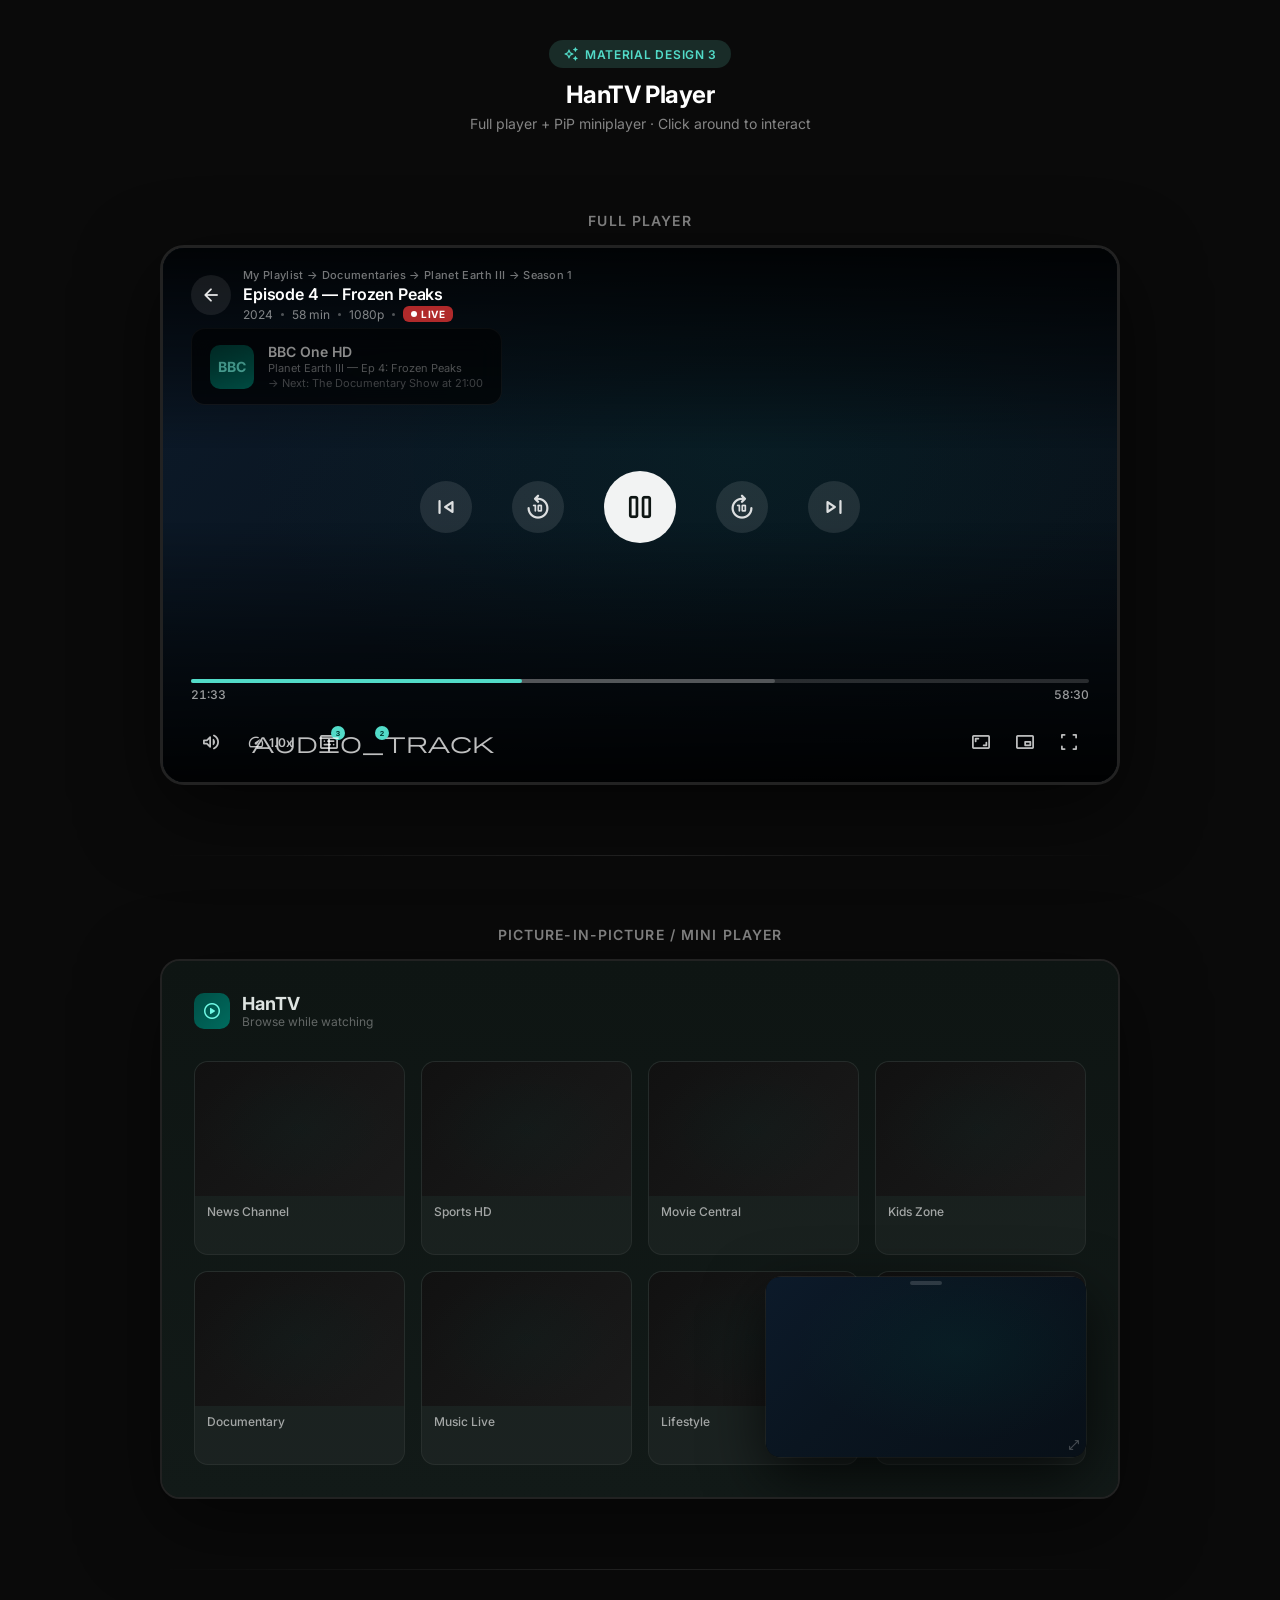
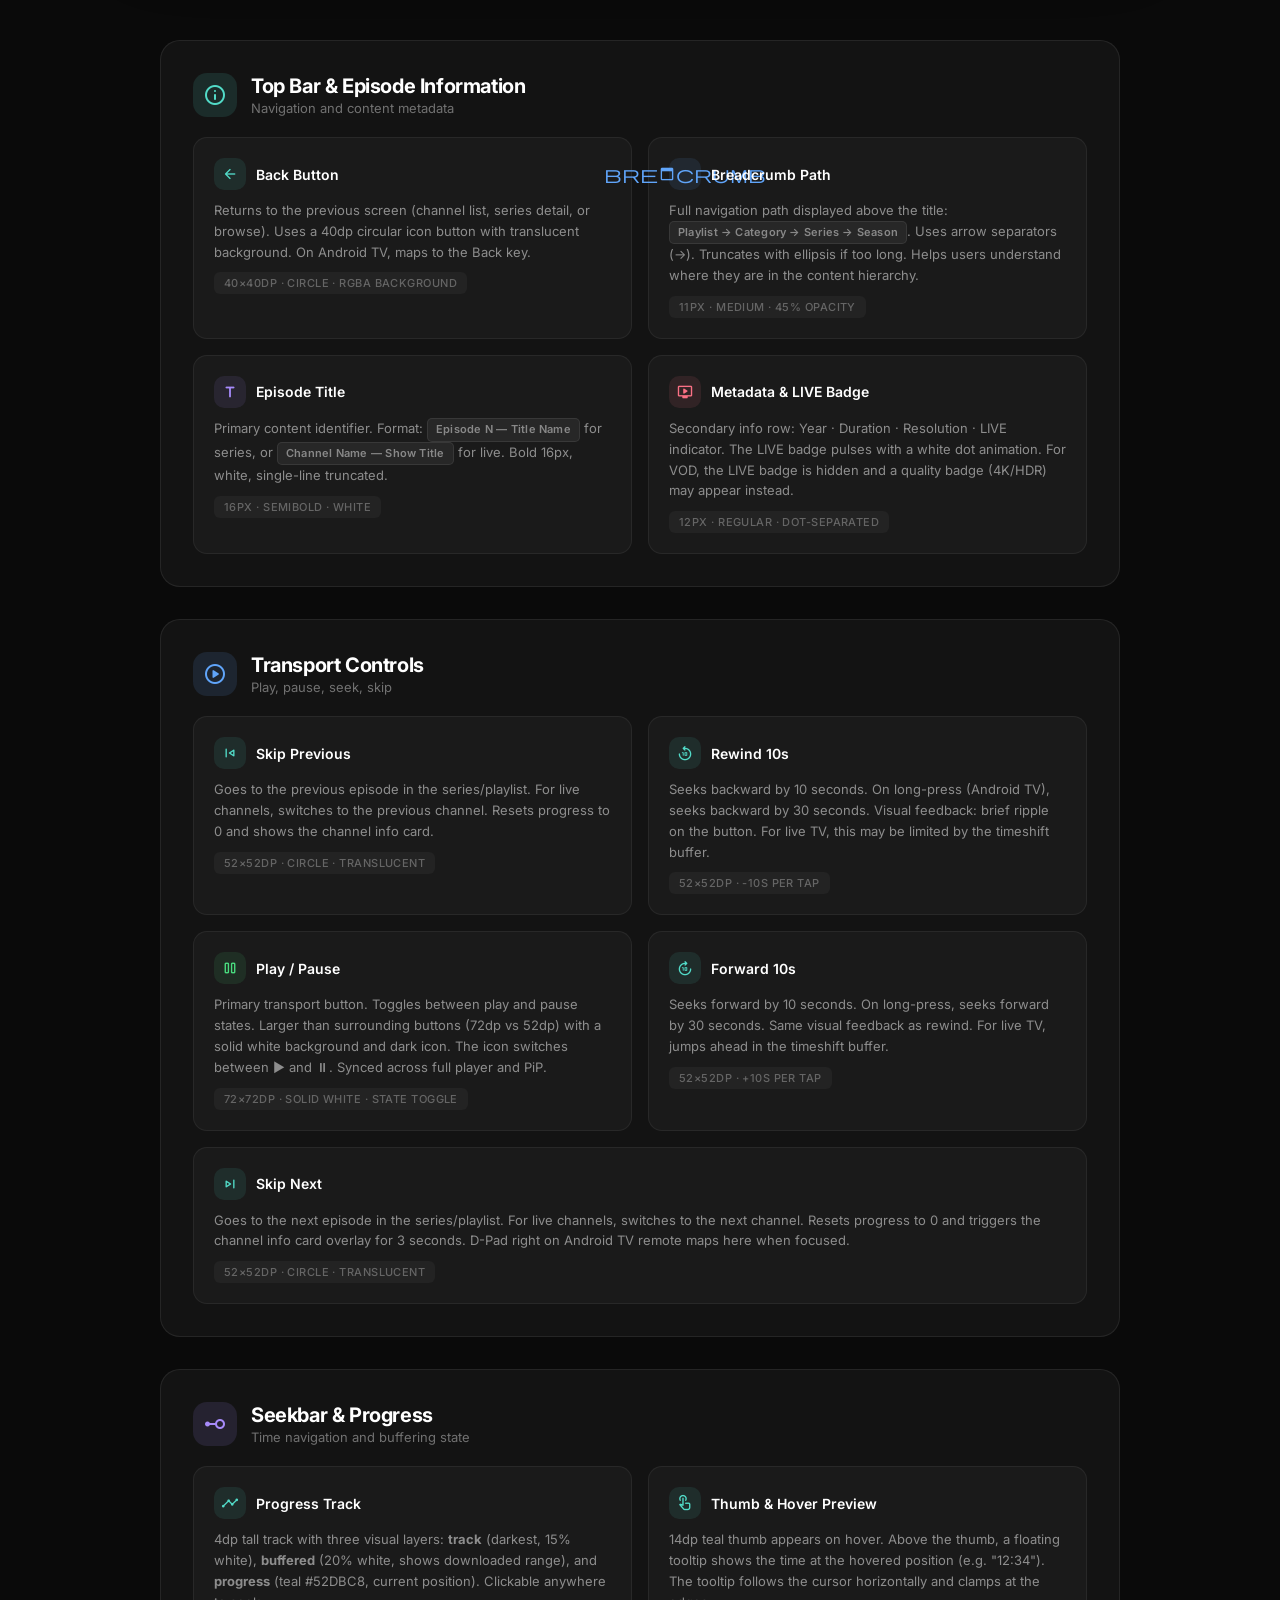
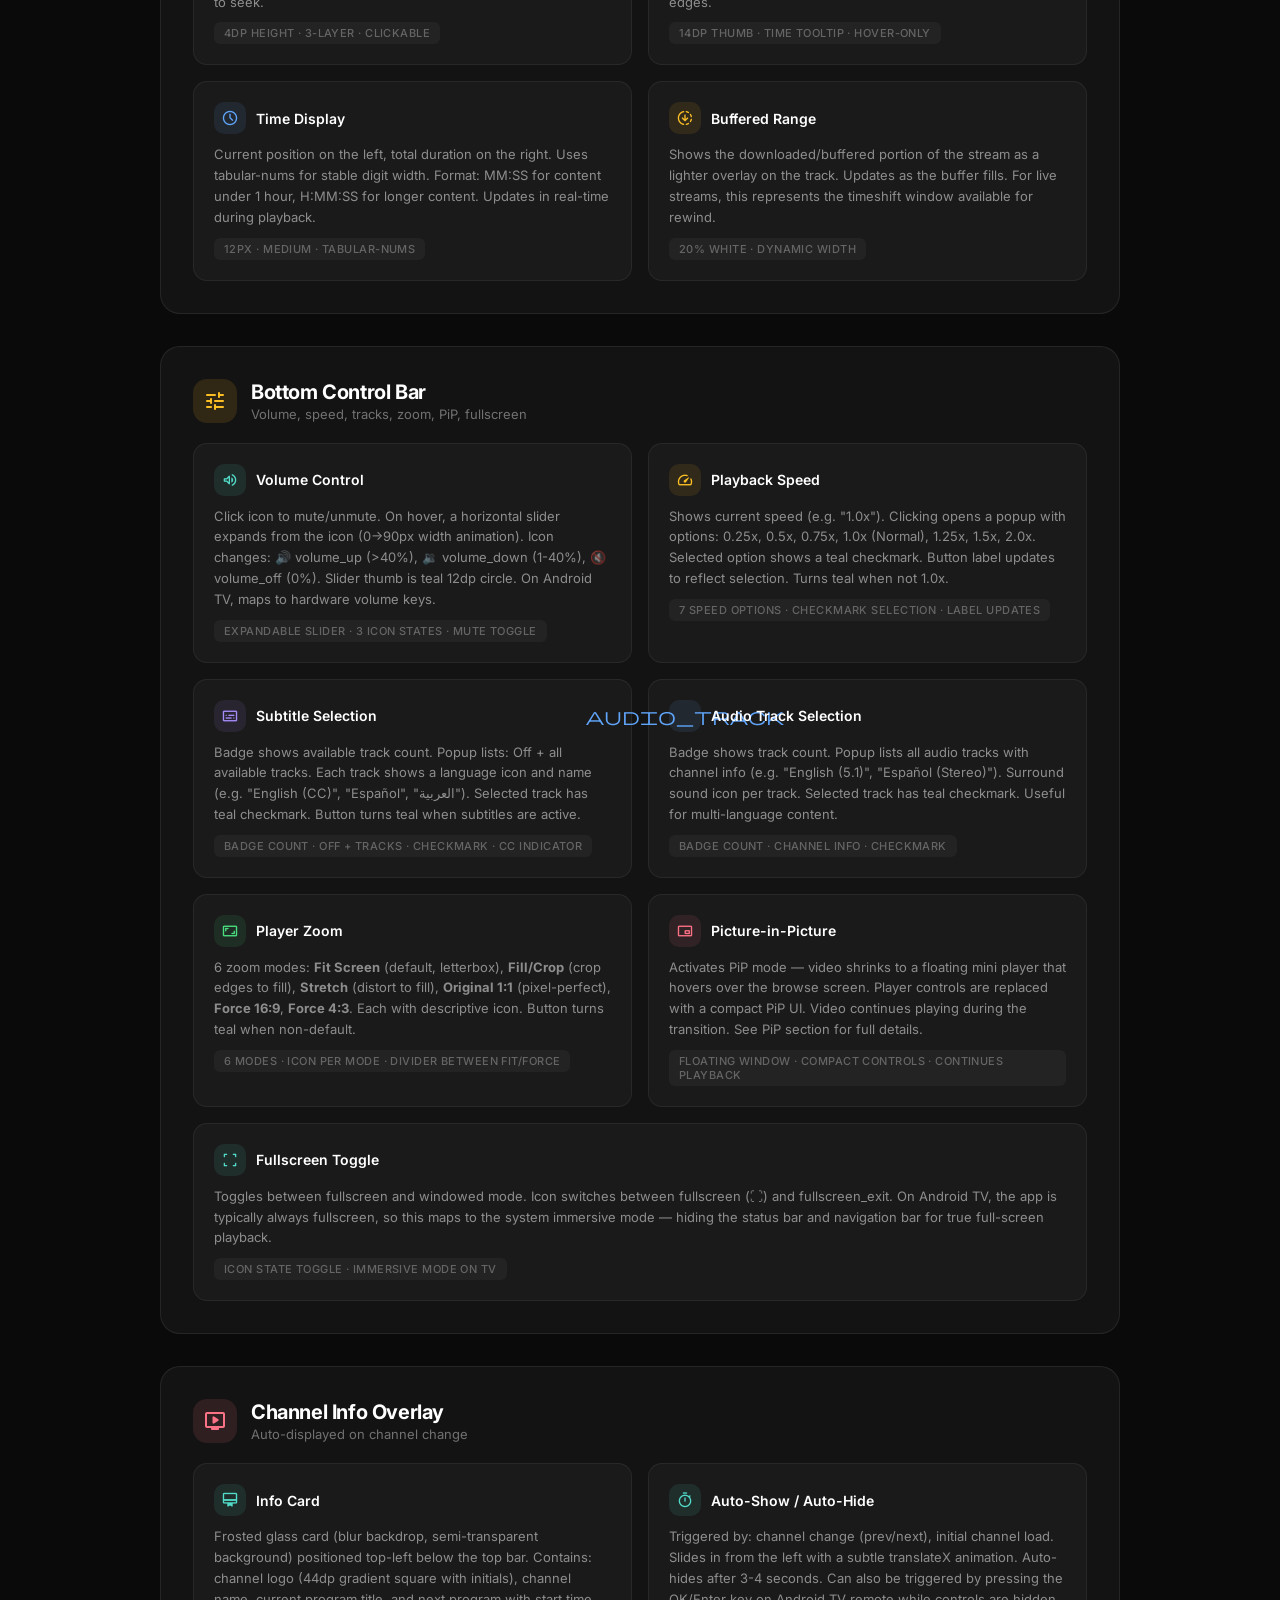
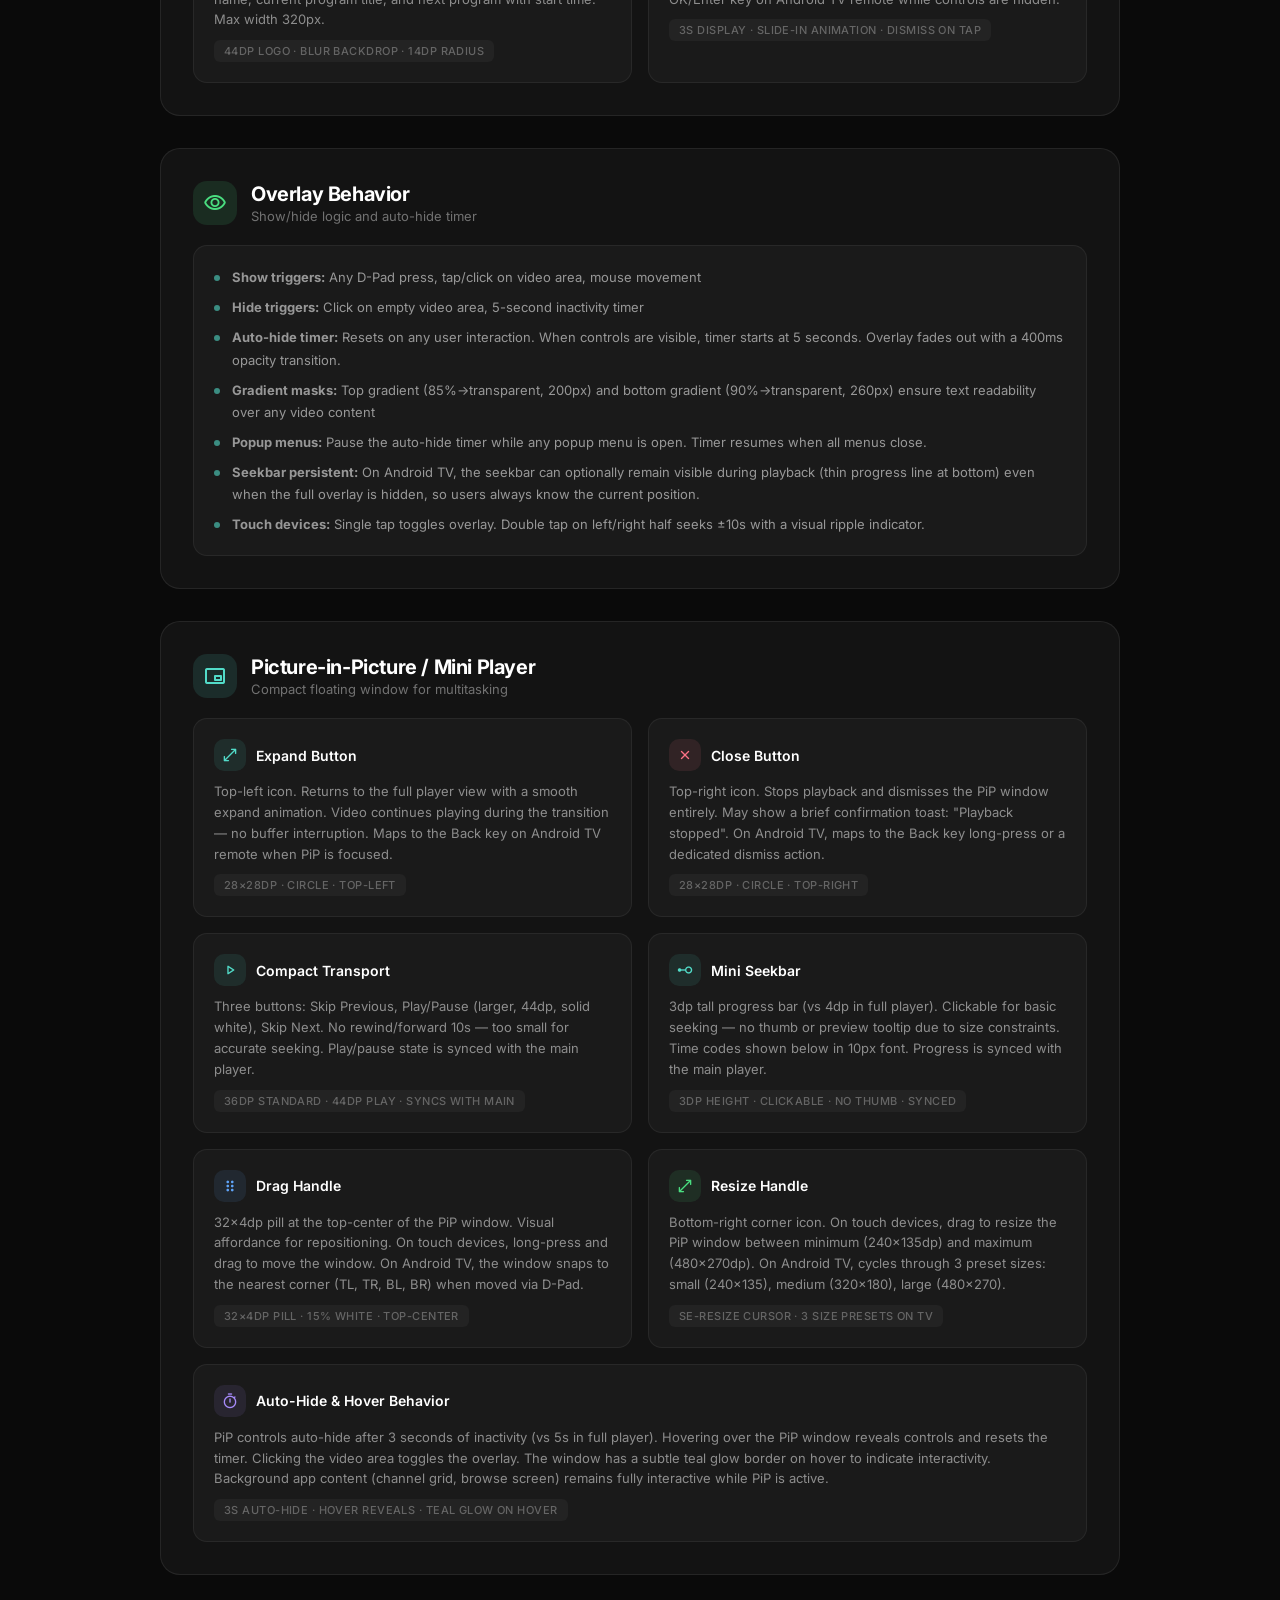
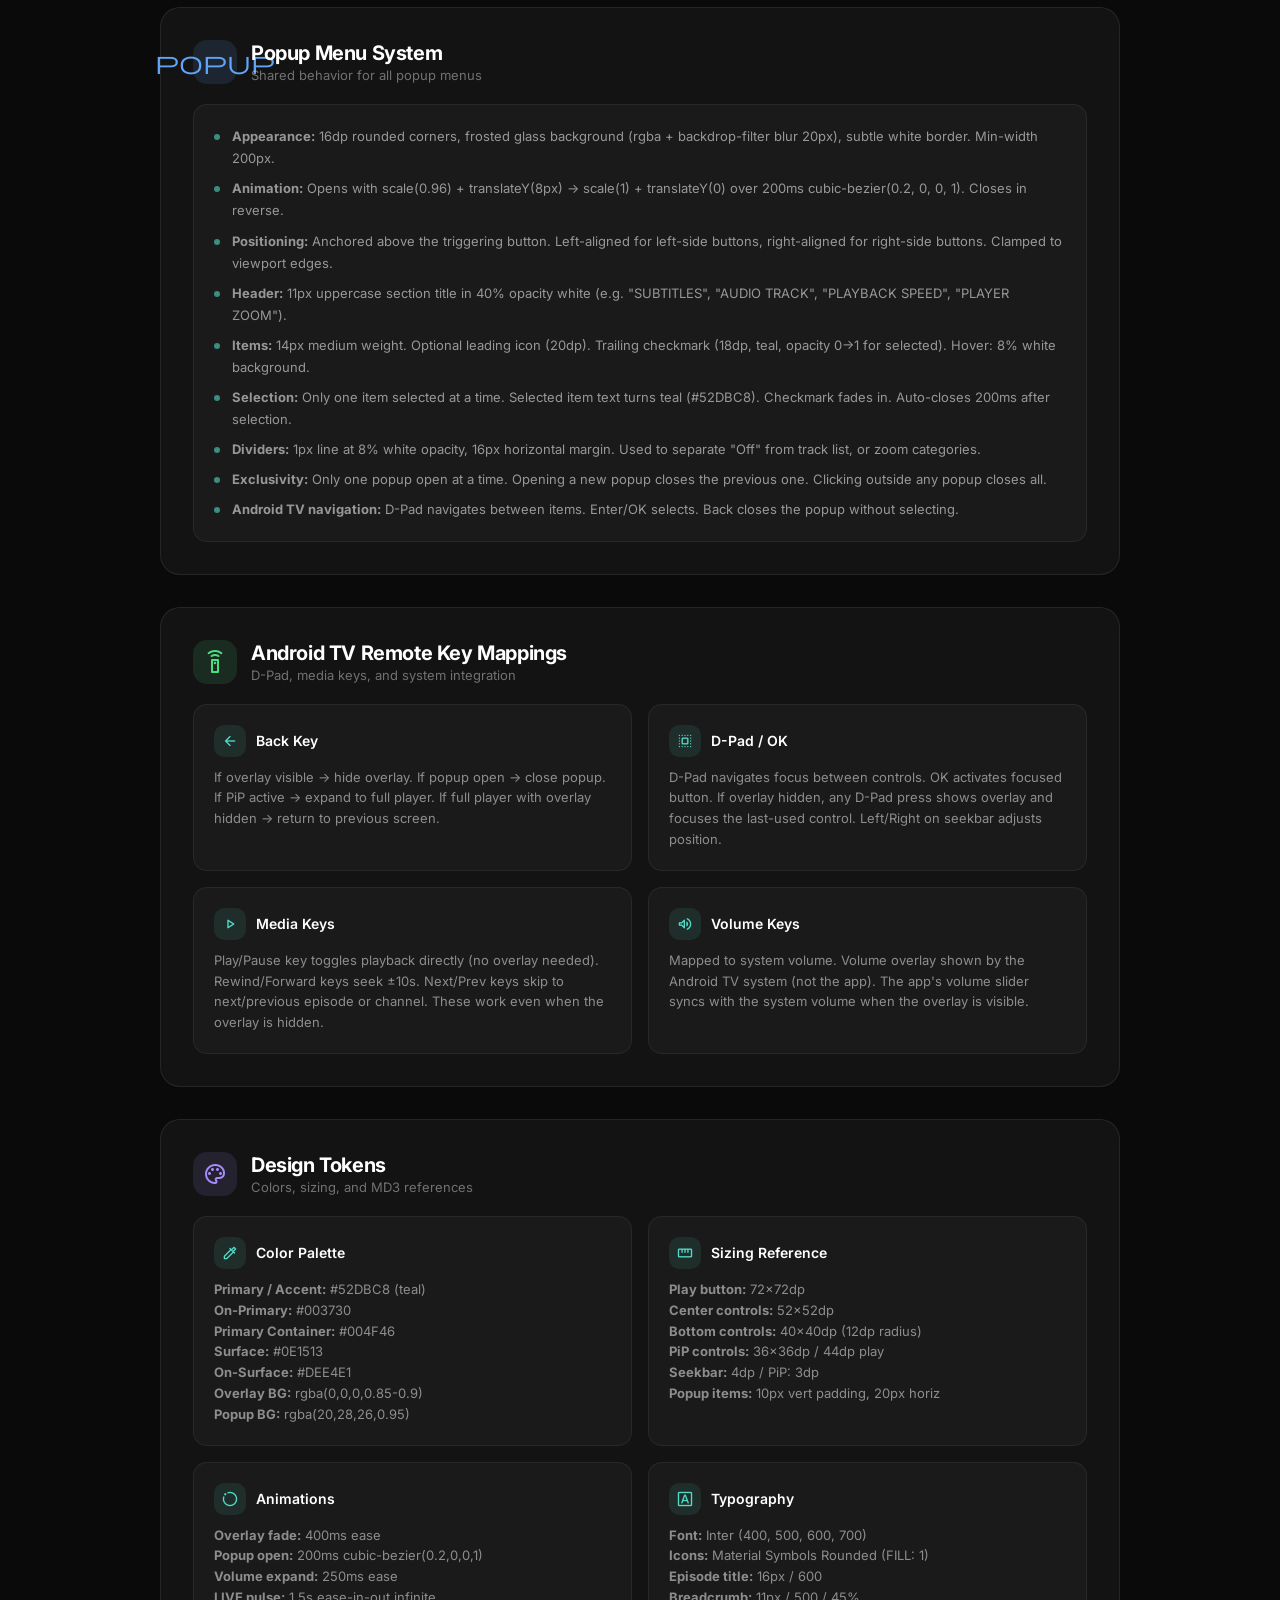
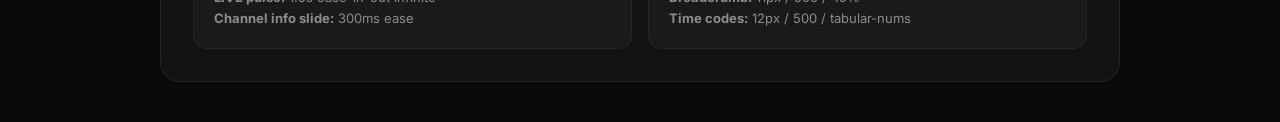
<file: extras/player.html>
<!DOCTYPE html>
<html lang="en">
<head>
<meta charset="UTF-8">
<meta name="viewport" content="width=device-width, initial-scale=1.0">
<title>HanTV Player — Material Design 3</title>
<link href="https://fonts.googleapis.com/css2?family=Inter:wght@300;400;500;600;700&display=swap" rel="stylesheet">
<link href="https://fonts.googleapis.com/css2?family=Material+Symbols+Rounded:opsz,wght,FILL,GRAD@24,400,1,0" rel="stylesheet">
<style>
  *,*::before,*::after{box-sizing:border-box;margin:0;padding:0}
  body{
    font-family:'Inter',sans-serif;
    background:#0a0a0a;
    display:flex;flex-direction:column;align-items:center;
    padding:40px 20px;gap:60px;min-height:100vh;
  }
  .mockup-wrapper{display:flex;flex-direction:column;align-items:center}
  .mode-label{font-size:14px;font-weight:600;letter-spacing:.08em;text-transform:uppercase;margin-bottom:16px;text-align:center;color:rgba(255,255,255,.5)}

  .tv-frame{
    width:960px;height:540px;border-radius:24px;overflow:hidden;position:relative;
    box-shadow:0 25px 80px rgba(0,0,0,.6);border:3px solid #222;background:#000;
  }

  .player{width:100%;height:100%;position:relative;overflow:hidden;background:#000}

  .video-bg{
    position:absolute;inset:0;
    background:linear-gradient(135deg,#0c1a2a 0%,#0a1520 40%,#081018 100%);
    z-index:0;
  }
  .video-bg::after{
    content:'';position:absolute;inset:0;
    background:radial-gradient(ellipse at 60% 40%,rgba(0,80,70,.15) 0%,transparent 60%);
  }

  .player-overlay{
    position:absolute;inset:0;z-index:10;
    display:flex;flex-direction:column;
    opacity:1;transition:opacity .4s ease;
  }
  .player-overlay.hidden{opacity:0;pointer-events:none}

  .player-overlay::before{
    content:'';position:absolute;top:0;left:0;right:0;height:200px;
    background:linear-gradient(to bottom,rgba(0,0,0,.85) 0%,rgba(0,0,0,.4) 60%,transparent 100%);
    pointer-events:none;z-index:1;
  }
  .player-overlay::after{
    content:'';position:absolute;bottom:0;left:0;right:0;height:260px;
    background:linear-gradient(to top,rgba(0,0,0,.9) 0%,rgba(0,0,0,.5) 50%,transparent 100%);
    pointer-events:none;z-index:1;
  }

  /* --- TOP BAR --- */
  .top-bar{
    position:relative;z-index:2;
    display:flex;align-items:center;gap:12px;
    padding:20px 28px;
  }
  .top-bar-left{display:flex;align-items:center;gap:12px;flex:1;min-width:0}

  .icon-btn{
    width:40px;height:40px;border-radius:50%;border:none;
    background:rgba(255,255,255,.08);color:rgba(255,255,255,.9);
    display:flex;align-items:center;justify-content:center;cursor:pointer;
    transition:background .15s;flex-shrink:0;
  }
  .icon-btn:hover{background:rgba(255,255,255,.18)}
  .icon-btn .material-symbols-rounded{font-size:22px}

  .episode-info{display:flex;flex-direction:column;gap:2px;min-width:0}
  .episode-path{
    font-size:11px;font-weight:500;color:rgba(255,255,255,.45);
    letter-spacing:.03em;white-space:nowrap;overflow:hidden;text-overflow:ellipsis;
  }
  .episode-title{
    font-size:16px;font-weight:600;color:#fff;
    white-space:nowrap;overflow:hidden;text-overflow:ellipsis;letter-spacing:-.01em;
  }
  .episode-meta{
    font-size:12px;font-weight:400;color:rgba(255,255,255,.5);
    display:flex;align-items:center;gap:8px;
  }
  .episode-meta .dot{width:3px;height:3px;border-radius:50%;background:rgba(255,255,255,.3)}
  .live-badge{
    display:inline-flex;align-items:center;gap:4px;
    padding:2px 8px;border-radius:6px;
    background:rgba(220,50,50,.8);color:#fff;
    font-size:10px;font-weight:700;letter-spacing:.06em;text-transform:uppercase;
  }
  .live-badge::before{
    content:'';width:6px;height:6px;border-radius:50%;background:#fff;
    animation:livePulse 1.5s ease-in-out infinite;
  }
  @keyframes livePulse{0%,100%{opacity:1}50%{opacity:.3}}

  /* --- CENTER CONTROLS --- */
  .center-controls{
    position:relative;z-index:2;
    flex:1;display:flex;align-items:center;justify-content:center;gap:40px;
  }
  .center-btn{
    width:52px;height:52px;border-radius:50%;border:none;
    background:rgba(255,255,255,.1);color:rgba(255,255,255,.85);
    display:flex;align-items:center;justify-content:center;cursor:pointer;
    transition:all .15s;
  }
  .center-btn:hover{background:rgba(255,255,255,.2);color:#fff}
  .center-btn .material-symbols-rounded{font-size:28px}
  .center-btn.play-btn{
    width:72px;height:72px;
    background:rgba(255,255,255,.95);color:#0e1513;
  }
  .center-btn.play-btn:hover{background:#fff;transform:scale(1.06)}
  .center-btn.play-btn .material-symbols-rounded{font-size:38px}
  .skip-wrap{display:flex;flex-direction:column;align-items:center;gap:0}

  /* --- BOTTOM BAR --- */
  .bottom-bar{
    position:relative;z-index:2;
    padding:0 28px 20px;
    display:flex;flex-direction:column;gap:12px;
  }

  .seekbar-container{position:relative;padding:8px 0}
  .seekbar-track{
    width:100%;height:4px;border-radius:2px;
    background:rgba(255,255,255,.15);position:relative;cursor:pointer;
  }
  .seekbar-buffered{
    position:absolute;top:0;left:0;height:100%;border-radius:2px;
    background:rgba(255,255,255,.2);width:65%;
  }
  .seekbar-progress{
    position:absolute;top:0;left:0;height:100%;border-radius:2px;
    background:#52DBC8;width:35%;transition:width .1s linear;
  }
  .seekbar-thumb{
    position:absolute;top:50%;transform:translate(-50%,-50%);
    width:14px;height:14px;border-radius:50%;
    background:#52DBC8;left:35%;
    box-shadow:0 0 8px rgba(82,219,200,.4);
    opacity:0;transition:opacity .15s,left .1s linear;
  }
  .seekbar-container:hover .seekbar-thumb{opacity:1}

  .seekbar-preview{
    position:absolute;bottom:28px;transform:translateX(-50%);
    background:rgba(0,0,0,.9);border:1px solid rgba(255,255,255,.15);
    border-radius:8px;padding:4px 10px;
    font-size:12px;font-weight:600;color:#fff;
    opacity:0;transition:opacity .15s;pointer-events:none;white-space:nowrap;
  }
  .seekbar-container:hover .seekbar-preview{opacity:1}

  .time-row{display:flex;align-items:center;justify-content:space-between;margin-top:4px}
  .time-text{font-size:12px;font-weight:500;color:rgba(255,255,255,.6);font-variant-numeric:tabular-nums}

  .controls-row{display:flex;align-items:center;gap:6px}
  .controls-row-left{display:flex;align-items:center;gap:4px;flex:1}
  .controls-row-right{display:flex;align-items:center;gap:4px}

  .ctrl-btn{
    width:40px;height:40px;border-radius:12px;border:none;
    background:transparent;color:rgba(255,255,255,.75);
    display:flex;align-items:center;justify-content:center;cursor:pointer;
    transition:all .15s;position:relative;flex-shrink:0;
  }
  .ctrl-btn:hover{background:rgba(255,255,255,.1);color:#fff}
  .ctrl-btn .material-symbols-rounded{font-size:22px}
  .ctrl-btn.active{color:#52DBC8}
  .ctrl-btn .badge-count{
    position:absolute;top:4px;right:4px;
    font-size:8px;font-weight:700;
    min-width:14px;height:14px;border-radius:7px;
    background:#52DBC8;color:#003730;
    display:flex;align-items:center;justify-content:center;padding:0 3px;
  }

  .volume-group{display:flex;align-items:center;gap:0}
  .volume-slider-wrap{
    width:0;overflow:hidden;transition:width .25s ease;
    display:flex;align-items:center;
  }
  .volume-group:hover .volume-slider-wrap,
  .volume-group.active .volume-slider-wrap{width:90px}
  .volume-slider{
    -webkit-appearance:none;appearance:none;
    width:80px;height:4px;border-radius:2px;
    background:rgba(255,255,255,.2);outline:none;cursor:pointer;margin:0 5px;
  }
  .volume-slider::-webkit-slider-thumb{
    -webkit-appearance:none;appearance:none;
    width:12px;height:12px;border-radius:50%;background:#52DBC8;cursor:pointer;
  }

  .speed-btn{
    padding:6px 12px;border-radius:8px;border:none;
    background:transparent;color:rgba(255,255,255,.75);
    font-size:12px;font-weight:600;cursor:pointer;
    transition:all .15s;font-family:'Inter',sans-serif;
    display:flex;align-items:center;gap:4px;
  }
  .speed-btn:hover{background:rgba(255,255,255,.1);color:#fff}
  .speed-btn.active{color:#52DBC8}

  /* --- POPUP MENUS --- */
  .popup-menu{
    position:absolute;bottom:56px;z-index:20;
    background:rgba(20,28,26,.95);backdrop-filter:blur(20px);
    border:1px solid rgba(255,255,255,.1);border-radius:16px;padding:8px 0;
    min-width:200px;
    opacity:0;transform:translateY(8px) scale(.96);
    pointer-events:none;transition:all .2s cubic-bezier(.2,0,0,1);
    box-shadow:0 12px 40px rgba(0,0,0,.5);
  }
  .popup-menu.open{opacity:1;transform:translateY(0) scale(1);pointer-events:auto}
  .popup-menu-title{
    font-size:11px;font-weight:600;letter-spacing:.08em;text-transform:uppercase;
    color:rgba(255,255,255,.4);padding:8px 20px 4px;
  }
  .popup-item{
    display:flex;align-items:center;gap:12px;
    padding:10px 20px;cursor:pointer;transition:background .1s;
    color:rgba(255,255,255,.8);font-size:14px;font-weight:500;
  }
  .popup-item:hover{background:rgba(255,255,255,.08)}
  .popup-item.selected{color:#52DBC8}
  .popup-item .material-symbols-rounded{font-size:20px}
  .popup-item .check{margin-left:auto;font-size:18px;opacity:0}
  .popup-item.selected .check{opacity:1;color:#52DBC8}
  .popup-divider{height:1px;background:rgba(255,255,255,.08);margin:4px 16px}

  /* Channel info overlay */
  .channel-info{
    position:absolute;top:80px;left:28px;z-index:3;
    display:flex;flex-direction:column;gap:6px;
    opacity:0;transform:translateX(-10px);transition:all .3s ease;
  }
  .channel-info.visible{opacity:1;transform:translateX(0)}
  .channel-info-card{
    background:rgba(0,0,0,.6);backdrop-filter:blur(12px);
    border:1px solid rgba(255,255,255,.08);border-radius:14px;padding:14px 18px;
    display:flex;align-items:center;gap:14px;max-width:320px;
  }
  .channel-logo{
    width:44px;height:44px;border-radius:10px;
    background:linear-gradient(135deg,#004F46,#006B5E);
    display:flex;align-items:center;justify-content:center;
    font-size:14px;font-weight:700;color:#6FF8E4;flex-shrink:0;
  }
  .channel-text{display:flex;flex-direction:column;gap:1px;min-width:0}
  .channel-name{font-size:14px;font-weight:600;color:#fff}
  .channel-now{font-size:11px;color:rgba(255,255,255,.5);white-space:nowrap;overflow:hidden;text-overflow:ellipsis}
  .channel-next-line{font-size:11px;color:rgba(255,255,255,.35);white-space:nowrap;overflow:hidden;text-overflow:ellipsis}

  /* ====== PIP / MINI PLAYER ====== */
  .pip-player{width:100%;height:100%;position:relative;overflow:hidden;background:#000;border-radius:14px}

  .pip-video-bg{
    position:absolute;inset:0;
    background:linear-gradient(135deg,#0c1a2a 0%,#0a1520 40%,#081018 100%);
  }
  .pip-video-bg::after{
    content:'';position:absolute;inset:0;
    background:radial-gradient(ellipse at 60% 40%,rgba(0,80,70,.15) 0%,transparent 60%);
  }

  .pip-overlay{
    position:absolute;inset:0;z-index:10;
    display:flex;flex-direction:column;
    opacity:1;transition:opacity .3s;
  }
  .pip-overlay.hidden{opacity:0;pointer-events:none}

  .pip-overlay::after{
    content:'';position:absolute;bottom:0;left:0;right:0;height:80px;
    background:linear-gradient(to top,rgba(0,0,0,.8),transparent);
    pointer-events:none;z-index:0;
  }

  .pip-top{
    position:relative;z-index:2;
    display:flex;align-items:center;gap:8px;
    padding:10px 12px;
  }
  .pip-icon-btn{
    width:28px;height:28px;border-radius:50%;border:none;
    background:rgba(255,255,255,.12);color:rgba(255,255,255,.9);
    display:flex;align-items:center;justify-content:center;cursor:pointer;
    transition:background .15s;flex-shrink:0;
  }
  .pip-icon-btn:hover{background:rgba(255,255,255,.25)}
  .pip-icon-btn .material-symbols-rounded{font-size:16px}

  .pip-title{
    flex:1;font-size:12px;font-weight:600;color:#fff;
    white-space:nowrap;overflow:hidden;text-overflow:ellipsis;min-width:0;
  }

  .pip-center{
    position:relative;z-index:2;
    flex:1;display:flex;align-items:center;justify-content:center;gap:16px;
  }
  .pip-btn{
    width:36px;height:36px;border-radius:50%;border:none;
    background:rgba(255,255,255,.1);color:rgba(255,255,255,.85);
    display:flex;align-items:center;justify-content:center;cursor:pointer;
    transition:all .15s;
  }
  .pip-btn:hover{background:rgba(255,255,255,.2);color:#fff}
  .pip-btn .material-symbols-rounded{font-size:20px}
  .pip-btn.pip-play{
    width:44px;height:44px;
    background:rgba(255,255,255,.92);color:#0e1513;
  }
  .pip-btn.pip-play:hover{background:#fff;transform:scale(1.05)}
  .pip-btn.pip-play .material-symbols-rounded{font-size:26px}

  .pip-bottom{
    position:relative;z-index:2;
    padding:0 12px 10px;
    display:flex;flex-direction:column;gap:6px;
  }
  .pip-seekbar{
    width:100%;height:3px;border-radius:1.5px;
    background:rgba(255,255,255,.15);position:relative;cursor:pointer;
  }
  .pip-seekbar-progress{
    position:absolute;top:0;left:0;height:100%;border-radius:1.5px;
    background:#52DBC8;width:35%;
  }
  .pip-time-row{display:flex;align-items:center;justify-content:space-between}
  .pip-time{font-size:10px;font-weight:500;color:rgba(255,255,255,.5);font-variant-numeric:tabular-nums}

  .pip-drag-handle{
    position:absolute;top:4px;left:50%;transform:translateX(-50%);
    width:32px;height:4px;border-radius:2px;
    background:rgba(255,255,255,.15);z-index:30;
  }

  .pip-resize{
    position:absolute;bottom:4px;right:4px;z-index:30;
    width:16px;height:16px;cursor:se-resize;
    display:flex;align-items:center;justify-content:center;
  }
  .pip-resize .material-symbols-rounded{font-size:14px;color:rgba(255,255,255,.25)}

  /* Context mock for PiP */
  .pip-context{
    width:960px;position:relative;
    border-radius:20px;overflow:hidden;
    background:#0E1513;
    box-shadow:0 25px 80px rgba(0,0,0,.5);border:2px solid #222;
    aspect-ratio:960/540;
  }
  .pip-context-bg{
    position:absolute;inset:0;
    background:linear-gradient(180deg,#0E1513 0%,#121a18 100%);
    display:flex;flex-direction:column;padding:32px;
  }
  .pip-context-header{
    display:flex;align-items:center;gap:12px;margin-bottom:32px;
  }
  .pip-context-logo{
    width:36px;height:36px;border-radius:10px;
    background:linear-gradient(135deg,#004F46,#006B5E);
    display:flex;align-items:center;justify-content:center;
  }
  .pip-context-logo .material-symbols-rounded{font-size:20px;color:#6FF8E4}
  .pip-context-brand{font-size:18px;font-weight:700;color:#DEE4E1}
  .pip-context-subtitle{font-size:12px;color:rgba(255,255,255,.35)}

  .pip-context-grid{
    display:grid;grid-template-columns:repeat(4,1fr);gap:16px;flex:1;
  }
  .pip-context-card{
    background:rgba(255,255,255,.04);border:1px solid rgba(255,255,255,.06);
    border-radius:14px;overflow:hidden;
  }
  .pip-context-card-img{
    height:70%;background:linear-gradient(135deg,#111 0%,#1a1a1a 100%);
    position:relative;
  }
  .pip-context-card-img::after{
    content:'';position:absolute;inset:0;
    background:radial-gradient(ellipse at 50% 50%,rgba(0,80,70,.08) 0%,transparent 70%);
  }
  .pip-context-card-title{
    padding:8px 12px;font-size:12px;font-weight:500;color:rgba(255,255,255,.6);
  }

  .pip-float{
    position:absolute;
    bottom:40px;right:32px;
    width:320px;height:180px;
    border-radius:16px;overflow:visible;
    box-shadow:0 20px 60px rgba(0,0,0,.7),0 0 0 1px rgba(255,255,255,.08);
    z-index:50;
    transition:all .3s cubic-bezier(.2,0,0,1);
  }
  .pip-float:hover{
    box-shadow:0 24px 70px rgba(0,0,0,.8),0 0 0 1px rgba(82,219,200,.2);
  }

  /* ====== FEATURE DOCUMENTATION ====== */
  .feature-docs{
    max-width:960px;width:100%;
    display:flex;flex-direction:column;gap:32px;
  }

  .doc-section{
    background:rgba(255,255,255,.04);
    border:1px solid rgba(255,255,255,.08);
    border-radius:20px;padding:32px;
    display:flex;flex-direction:column;gap:20px;
  }

  .doc-section-header{
    display:flex;align-items:center;gap:14px;
  }

  .doc-section-icon{
    width:44px;height:44px;border-radius:14px;
    display:flex;align-items:center;justify-content:center;flex-shrink:0;
  }
  .doc-section-icon.teal{background:rgba(82,219,200,.12);color:#52DBC8}
  .doc-section-icon.blue{background:rgba(96,165,250,.12);color:#60A5FA}
  .doc-section-icon.purple{background:rgba(167,139,250,.12);color:#A78BFA}
  .doc-section-icon.amber{background:rgba(251,191,36,.12);color:#FBBF24}
  .doc-section-icon.rose{background:rgba(251,113,133,.12);color:#FB7185}
  .doc-section-icon.green{background:rgba(74,222,128,.12);color:#4ADE80}

  .doc-section-icon .material-symbols-rounded{font-size:24px}

  .doc-section-title-group{display:flex;flex-direction:column;gap:2px}
  .doc-section-title{font-size:20px;font-weight:700;color:#fff;letter-spacing:-.02em}
  .doc-section-subtitle{font-size:13px;color:rgba(255,255,255,.4);font-weight:400}

  .doc-grid{
    display:grid;grid-template-columns:1fr 1fr;gap:16px;
  }

  .doc-card{
    background:rgba(255,255,255,.03);
    border:1px solid rgba(255,255,255,.06);
    border-radius:14px;padding:20px;
    display:flex;flex-direction:column;gap:10px;
  }

  .doc-card-header{
    display:flex;align-items:center;gap:10px;
  }
  .doc-card-icon{
    width:32px;height:32px;border-radius:10px;
    background:rgba(82,219,200,.1);
    display:flex;align-items:center;justify-content:center;flex-shrink:0;
  }
  .doc-card-icon .material-symbols-rounded{font-size:18px;color:#52DBC8}
  .doc-card-icon.blue{background:rgba(96,165,250,.1)}
  .doc-card-icon.blue .material-symbols-rounded{color:#60A5FA}
  .doc-card-icon.purple{background:rgba(167,139,250,.1)}
  .doc-card-icon.purple .material-symbols-rounded{color:#A78BFA}
  .doc-card-icon.amber{background:rgba(251,191,36,.1)}
  .doc-card-icon.amber .material-symbols-rounded{color:#FBBF24}
  .doc-card-icon.rose{background:rgba(251,113,133,.1)}
  .doc-card-icon.rose .material-symbols-rounded{color:#FB7185}
  .doc-card-icon.green{background:rgba(74,222,128,.1)}
  .doc-card-icon.green .material-symbols-rounded{color:#4ADE80}

  .doc-card-title{font-size:14px;font-weight:600;color:#fff}
  .doc-card-desc{font-size:13px;color:rgba(255,255,255,.5);line-height:1.6}
  .doc-card-spec{
    font-size:11px;font-weight:500;color:rgba(255,255,255,.3);
    letter-spacing:.04em;text-transform:uppercase;
    padding:4px 10px;
    background:rgba(255,255,255,.04);border-radius:6px;
    align-self:flex-start;
  }

  .doc-full{grid-column:1/-1}

  .doc-list{
    list-style:none;display:flex;flex-direction:column;gap:8px;
  }
  .doc-list li{
    font-size:13px;color:rgba(255,255,255,.55);padding-left:18px;position:relative;line-height:1.7;
  }
  .doc-list li::before{
    content:'';position:absolute;left:0;top:9px;
    width:6px;height:6px;border-radius:50%;background:#52DBC8;opacity:.6;
  }

  .doc-key-tag{
    display:inline-flex;align-items:center;gap:4px;
    padding:2px 8px;border-radius:5px;
    background:rgba(255,255,255,.06);border:1px solid rgba(255,255,255,.08);
    font-size:11px;font-weight:600;color:rgba(255,255,255,.45);
    font-family:'Inter',monospace;letter-spacing:.02em;
  }

  .comparison-header{text-align:center;margin-bottom:20px}
  .comparison-title{font-size:24px;font-weight:700;color:#fff;letter-spacing:-.02em;margin-bottom:6px}
  .comparison-subtitle{font-size:14px;color:rgba(255,255,255,.5);font-weight:400}
  .badge-md3{
    display:inline-flex;align-items:center;gap:6px;padding:6px 14px;border-radius:20px;
    background:rgba(107,232,210,.15);color:#52DBC8;font-size:12px;font-weight:600;
    letter-spacing:.06em;text-transform:uppercase;margin-bottom:12px;
  }

  .section-divider{
    width:960px;height:1px;
    background:linear-gradient(90deg,transparent,rgba(255,255,255,.1),transparent);
    margin:10px 0;
  }

  @media(max-width:1000px){
    .tv-frame,.pip-context{width:100%;max-width:960px;height:auto;aspect-ratio:960/540}
    .section-divider{width:100%}
    .doc-grid{grid-template-columns:1fr}
  }
</style>
</head>
<body>

<div class="comparison-header">
  <div class="badge-md3">
    <span class="material-symbols-rounded" style="font-size:16px;">auto_awesome</span>
    Material Design 3
  </div>
  <div class="comparison-title">HanTV Player</div>
  <div class="comparison-subtitle">Full player + PiP miniplayer · Click around to interact</div>
</div>

<!-- ==================== FULL PLAYER ==================== -->
<div class="mockup-wrapper">
  <div class="mode-label">Full Player</div>
  <div class="tv-frame" id="playerFrame">
    <div class="player" id="player">
      <div class="video-bg"></div>

      <div class="channel-info visible" id="channelInfo">
        <div class="channel-info-card">
          <div class="channel-logo">BBC</div>
          <div class="channel-text">
            <div class="channel-name">BBC One HD</div>
            <div class="channel-now">Planet Earth III — Ep 4: Frozen Peaks</div>
            <div class="channel-next-line">→ Next: The Documentary Show at 21:00</div>
          </div>
        </div>
      </div>

      <div class="player-overlay" id="playerOverlay">
        <div class="top-bar">
          <div class="top-bar-left">
            <button class="icon-btn" title="Back" id="backBtn">
              <span class="material-symbols-rounded">arrow_back</span>
            </button>
            <div class="episode-info">
              <div class="episode-path">My Playlist → Documentaries → Planet Earth III → Season 1</div>
              <div class="episode-title">Episode 4 — Frozen Peaks</div>
              <div class="episode-meta">
                <span>2024</span><span class="dot"></span>
                <span>58 min</span><span class="dot"></span>
                <span>1080p</span><span class="dot"></span>
                <span class="live-badge">LIVE</span>
              </div>
            </div>
          </div>
        </div>

        <div class="center-controls">
          <div class="skip-wrap">
            <button class="center-btn" id="prevBtn" title="Previous">
              <span class="material-symbols-rounded">skip_previous</span>
            </button>
          </div>
          <div class="skip-wrap">
            <button class="center-btn" id="rewindBtn" title="Rewind 10s">
              <span class="material-symbols-rounded">replay_10</span>
            </button>
          </div>
          <button class="center-btn play-btn" id="playPauseBtn" title="Play/Pause">
            <span class="material-symbols-rounded" id="playIcon">pause</span>
          </button>
          <div class="skip-wrap">
            <button class="center-btn" id="forwardBtn" title="Forward 10s">
              <span class="material-symbols-rounded">forward_10</span>
            </button>
          </div>
          <div class="skip-wrap">
            <button class="center-btn" id="nextBtn" title="Next">
              <span class="material-symbols-rounded">skip_next</span>
            </button>
          </div>
        </div>

        <div class="bottom-bar">
          <div class="seekbar-container" id="seekbarContainer">
            <div class="seekbar-track" id="seekbarTrack">
              <div class="seekbar-buffered"></div>
              <div class="seekbar-progress" id="seekbarProgress"></div>
              <div class="seekbar-thumb" id="seekbarThumb"></div>
            </div>
            <div class="seekbar-preview" id="seekPreview">12:34</div>
            <div class="time-row">
              <span class="time-text" id="currentTime">20:15</span>
              <span class="time-text" id="totalTime">58:30</span>
            </div>
          </div>

          <div class="controls-row">
            <div class="controls-row-left">
              <div class="volume-group" id="volumeGroup">
                <button class="ctrl-btn" id="volumeBtn" title="Volume">
                  <span class="material-symbols-rounded" id="volumeIcon">volume_up</span>
                </button>
                <div class="volume-slider-wrap">
                  <input type="range" class="volume-slider" id="volumeSlider" min="0" max="100" value="75">
                </div>
              </div>
              <button class="speed-btn" id="speedBtn" title="Playback Speed">
                <span class="material-symbols-rounded" style="font-size:18px">speed</span>
                <span id="speedLabel">1.0x</span>
              </button>
              <button class="ctrl-btn" id="subtitleBtn" title="Subtitles">
                <span class="material-symbols-rounded">subtitles</span>
                <span class="badge-count">3</span>
              </button>
              <button class="ctrl-btn" id="audioBtn" title="Audio Track">
                <span class="material-symbols-rounded">audio_track</span>
                <span class="badge-count">2</span>
              </button>
            </div>
            <div class="controls-row-right">
              <button class="ctrl-btn" id="zoomBtn" title="Player Zoom">
                <span class="material-symbols-rounded">aspect_ratio</span>
              </button>
              <button class="ctrl-btn" id="pipBtn" title="Picture-in-Picture">
                <span class="material-symbols-rounded">picture_in_picture_alt</span>
              </button>
              <button class="ctrl-btn" id="fullscreenBtn" title="Fullscreen">
                <span class="material-symbols-rounded" id="fsIcon">fullscreen</span>
              </button>
            </div>
          </div>
        </div>
      </div>

      <!-- Popup menus -->
      <div class="popup-menu" id="subtitleMenu" style="left:28px;bottom:70px">
        <div class="popup-menu-title">Subtitles</div>
        <div class="popup-item selected" onclick="selectSub(this,'off')">
          <span class="material-symbols-rounded">block</span> Off <span class="material-symbols-rounded check">check</span>
        </div>
        <div class="popup-divider"></div>
        <div class="popup-item" onclick="selectSub(this,'en')">
          <span class="material-symbols-rounded">translate</span> English (CC) <span class="material-symbols-rounded check">check</span>
        </div>
        <div class="popup-item" onclick="selectSub(this,'es')">
          <span class="material-symbols-rounded">translate</span> Español <span class="material-symbols-rounded check">check</span>
        </div>
        <div class="popup-item" onclick="selectSub(this,'ar')">
          <span class="material-symbols-rounded">translate</span> العربية <span class="material-symbols-rounded check">check</span>
        </div>
      </div>

      <div class="popup-menu" id="audioMenu" style="left:90px;bottom:70px">
        <div class="popup-menu-title">Audio Track</div>
        <div class="popup-item selected" onclick="selectAudio(this,'en')">
          <span class="material-symbols-rounded">surround_sound</span> English (5.1) <span class="material-symbols-rounded check">check</span>
        </div>
        <div class="popup-item" onclick="selectAudio(this,'es')">
          <span class="material-symbols-rounded">surround_sound</span> Español (Stereo) <span class="material-symbols-rounded check">check</span>
        </div>
      </div>

      <div class="popup-menu" id="speedMenu" style="left:148px;bottom:70px">
        <div class="popup-menu-title">Playback Speed</div>
        <div class="popup-item" onclick="selectSpeed(this,'0.25')">0.25x <span class="material-symbols-rounded check">check</span></div>
        <div class="popup-item" onclick="selectSpeed(this,'0.5')">0.5x <span class="material-symbols-rounded check">check</span></div>
        <div class="popup-item" onclick="selectSpeed(this,'0.75')">0.75x <span class="material-symbols-rounded check">check</span></div>
        <div class="popup-item selected" onclick="selectSpeed(this,'1')">1.0x (Normal) <span class="material-symbols-rounded check">check</span></div>
        <div class="popup-item" onclick="selectSpeed(this,'1.25')">1.25x <span class="material-symbols-rounded check">check</span></div>
        <div class="popup-item" onclick="selectSpeed(this,'1.5')">1.5x <span class="material-symbols-rounded check">check</span></div>
        <div class="popup-item" onclick="selectSpeed(this,'2')">2.0x <span class="material-symbols-rounded check">check</span></div>
      </div>

      <div class="popup-menu" id="zoomMenu" style="right:28px;bottom:70px">
        <div class="popup-menu-title">Player Zoom</div>
        <div class="popup-item selected" onclick="selectZoom(this,'fit')">
          <span class="material-symbols-rounded">fit_screen</span> Fit Screen <span class="material-symbols-rounded check">check</span>
        </div>
        <div class="popup-item" onclick="selectZoom(this,'fill')">
          <span class="material-symbols-rounded">fullscreen</span> Fill / Crop <span class="material-symbols-rounded check">check</span>
        </div>
        <div class="popup-item" onclick="selectZoom(this,'stretch')">
          <span class="material-symbols-rounded">panorama</span> Stretch <span class="material-symbols-rounded check">check</span>
        </div>
        <div class="popup-divider"></div>
        <div class="popup-item" onclick="selectZoom(this,'original')">
          <span class="material-symbols-rounded">center_focus_strong</span> Original (1:1) <span class="material-symbols-rounded check">check</span>
        </div>
        <div class="popup-item" onclick="selectZoom(this,'16:9')">
          <span class="material-symbols-rounded">aspect_ratio</span> Force 16:9 <span class="material-symbols-rounded check">check</span>
        </div>
        <div class="popup-item" onclick="selectZoom(this,'4:3')">
          <span class="material-symbols-rounded">aspect_ratio</span> Force 4:3 <span class="material-symbols-rounded check">check</span>
        </div>
      </div>
    </div>
  </div>
</div>

<div class="section-divider"></div>

<!-- ==================== PIP / MINIPLAYER IN CONTEXT ==================== -->
<div class="mockup-wrapper">
  <div class="mode-label">Picture-in-Picture / Mini Player</div>
  <div class="pip-context" id="pipContext">
    <div class="pip-context-bg">
      <div class="pip-context-header">
        <div class="pip-context-logo">
          <span class="material-symbols-rounded">play_circle</span>
        </div>
        <div>
          <div class="pip-context-brand">HanTV</div>
          <div class="pip-context-subtitle">Browse while watching</div>
        </div>
      </div>
      <div class="pip-context-grid">
        <div class="pip-context-card"><div class="pip-context-card-img"></div><div class="pip-context-card-title">News Channel</div></div>
        <div class="pip-context-card"><div class="pip-context-card-img"></div><div class="pip-context-card-title">Sports HD</div></div>
        <div class="pip-context-card"><div class="pip-context-card-img"></div><div class="pip-context-card-title">Movie Central</div></div>
        <div class="pip-context-card"><div class="pip-context-card-img"></div><div class="pip-context-card-title">Kids Zone</div></div>
        <div class="pip-context-card"><div class="pip-context-card-img"></div><div class="pip-context-card-title">Documentary</div></div>
        <div class="pip-context-card"><div class="pip-context-card-img"></div><div class="pip-context-card-title">Music Live</div></div>
        <div class="pip-context-card"><div class="pip-context-card-img"></div><div class="pip-context-card-title">Lifestyle</div></div>
        <div class="pip-context-card"><div class="pip-context-card-img"></div><div class="pip-context-card-title">Classic Films</div></div>
      </div>

      <div class="pip-float" id="pipFloat">
        <div class="pip-player">
          <div class="pip-video-bg"></div>
          <div class="pip-drag-handle"></div>

          <div class="pip-overlay" id="pipOverlay">
            <div class="pip-top">
              <button class="pip-icon-btn" title="Expand back to full player" id="pipExpandBtn">
                <span class="material-symbols-rounded">open_in_full</span>
              </button>
              <div class="pip-title">Planet Earth III — Ep 4: Frozen Peaks</div>
              <button class="pip-icon-btn" title="Close PiP" id="pipCloseBtn">
                <span class="material-symbols-rounded">close</span>
              </button>
            </div>

            <div class="pip-center">
              <button class="pip-btn" id="pipPrevBtn" title="Previous">
                <span class="material-symbols-rounded">skip_previous</span>
              </button>
              <button class="pip-btn pip-play" id="pipPlayBtn" title="Play/Pause">
                <span class="material-symbols-rounded" id="pipPlayIcon">pause</span>
              </button>
              <button class="pip-btn" id="pipNextBtn" title="Next">
                <span class="material-symbols-rounded">skip_next</span>
              </button>
            </div>

            <div class="pip-bottom">
              <div class="pip-seekbar" id="pipSeekbar">
                <div class="pip-seekbar-progress" id="pipSeekProgress"></div>
              </div>
              <div class="pip-time-row">
                <span class="pip-time" id="pipCurrentTime">20:15</span>
                <span class="pip-time" id="pipTotalTime">58:30</span>
              </div>
            </div>
          </div>

          <div class="pip-resize" title="Resize">
            <span class="material-symbols-rounded">open_in_full</span>
          </div>
        </div>
      </div>
    </div>
  </div>
</div>

<div class="section-divider"></div>

<!-- ==================== FULL FEATURE DOCUMENTATION ==================== -->
<div class="feature-docs">

  <!-- 1. TOP BAR & INFO -->
  <div class="doc-section">
    <div class="doc-section-header">
      <div class="doc-section-icon teal"><span class="material-symbols-rounded">info</span></div>
      <div class="doc-section-title-group">
        <div class="doc-section-title">Top Bar & Episode Information</div>
        <div class="doc-section-subtitle">Navigation and content metadata</div>
      </div>
    </div>
    <div class="doc-grid">
      <div class="doc-card">
        <div class="doc-card-header">
          <div class="doc-card-icon"><span class="material-symbols-rounded">arrow_back</span></div>
          <div class="doc-card-title">Back Button</div>
        </div>
        <div class="doc-card-desc">Returns to the previous screen (channel list, series detail, or browse). Uses a 40dp circular icon button with translucent background. On Android TV, maps to the Back key.</div>
        <div class="doc-card-spec">40×40dp · circle · rgba background</div>
      </div>
      <div class="doc-card">
        <div class="doc-card-header">
          <div class="doc-card-icon blue"><span class="material-symbols-rounded">breadcrumb</span></div>
          <div class="doc-card-title">Breadcrumb Path</div>
        </div>
        <div class="doc-card-desc">Full navigation path displayed above the title: <span class="doc-key-tag">Playlist → Category → Series → Season</span>. Uses arrow separators (→). Truncates with ellipsis if too long. Helps users understand where they are in the content hierarchy.</div>
        <div class="doc-card-spec">11px · medium · 45% opacity</div>
      </div>
      <div class="doc-card">
        <div class="doc-card-header">
          <div class="doc-card-icon purple"><span class="material-symbols-rounded">title</span></div>
          <div class="doc-card-title">Episode Title</div>
        </div>
        <div class="doc-card-desc">Primary content identifier. Format: <span class="doc-key-tag">Episode N — Title Name</span> for series, or <span class="doc-key-tag">Channel Name — Show Title</span> for live. Bold 16px, white, single-line truncated.</div>
        <div class="doc-card-spec">16px · semibold · white</div>
      </div>
      <div class="doc-card">
        <div class="doc-card-header">
          <div class="doc-card-icon rose"><span class="material-symbols-rounded">live_tv</span></div>
          <div class="doc-card-title">Metadata & LIVE Badge</div>
        </div>
        <div class="doc-card-desc">Secondary info row: Year · Duration · Resolution · LIVE indicator. The LIVE badge pulses with a white dot animation. For VOD, the LIVE badge is hidden and a quality badge (4K/HDR) may appear instead.</div>
        <div class="doc-card-spec">12px · regular · dot-separated</div>
      </div>
    </div>
  </div>

  <!-- 2. TRANSPORT CONTROLS -->
  <div class="doc-section">
    <div class="doc-section-header">
      <div class="doc-section-icon blue"><span class="material-symbols-rounded">play_circle</span></div>
      <div class="doc-section-title-group">
        <div class="doc-section-title">Transport Controls</div>
        <div class="doc-section-subtitle">Play, pause, seek, skip</div>
      </div>
    </div>
    <div class="doc-grid">
      <div class="doc-card">
        <div class="doc-card-header">
          <div class="doc-card-icon"><span class="material-symbols-rounded">skip_previous</span></div>
          <div class="doc-card-title">Skip Previous</div>
        </div>
        <div class="doc-card-desc">Goes to the previous episode in the series/playlist. For live channels, switches to the previous channel. Resets progress to 0 and shows the channel info card.</div>
        <div class="doc-card-spec">52×52dp · circle · translucent</div>
      </div>
      <div class="doc-card">
        <div class="doc-card-header">
          <div class="doc-card-icon"><span class="material-symbols-rounded">replay_10</span></div>
          <div class="doc-card-title">Rewind 10s</div>
        </div>
        <div class="doc-card-desc">Seeks backward by 10 seconds. On long-press (Android TV), seeks backward by 30 seconds. Visual feedback: brief ripple on the button. For live TV, this may be limited by the timeshift buffer.</div>
        <div class="doc-card-spec">52×52dp · -10s per tap</div>
      </div>
      <div class="doc-card">
        <div class="doc-card-header">
          <div class="doc-card-icon green"><span class="material-symbols-rounded">pause</span></div>
          <div class="doc-card-title">Play / Pause</div>
        </div>
        <div class="doc-card-desc">Primary transport button. Toggles between play and pause states. Larger than surrounding buttons (72dp vs 52dp) with a solid white background and dark icon. The icon switches between ▶ and ⏸. Synced across full player and PiP.</div>
        <div class="doc-card-spec">72×72dp · solid white · state toggle</div>
      </div>
      <div class="doc-card">
        <div class="doc-card-header">
          <div class="doc-card-icon"><span class="material-symbols-rounded">forward_10</span></div>
          <div class="doc-card-title">Forward 10s</div>
        </div>
        <div class="doc-card-desc">Seeks forward by 10 seconds. On long-press, seeks forward by 30 seconds. Same visual feedback as rewind. For live TV, jumps ahead in the timeshift buffer.</div>
        <div class="doc-card-spec">52×52dp · +10s per tap</div>
      </div>
      <div class="doc-card doc-full">
        <div class="doc-card-header">
          <div class="doc-card-icon"><span class="material-symbols-rounded">skip_next</span></div>
          <div class="doc-card-title">Skip Next</div>
        </div>
        <div class="doc-card-desc">Goes to the next episode in the series/playlist. For live channels, switches to the next channel. Resets progress to 0 and triggers the channel info card overlay for 3 seconds. D-Pad right on Android TV remote maps here when focused.</div>
        <div class="doc-card-spec">52×52dp · circle · translucent</div>
      </div>
    </div>
  </div>

  <!-- 3. SEEKBAR -->
  <div class="doc-section">
    <div class="doc-section-header">
      <div class="doc-section-icon purple"><span class="material-symbols-rounded">linear_scale</span></div>
      <div class="doc-section-title-group">
        <div class="doc-section-title">Seekbar & Progress</div>
        <div class="doc-section-subtitle">Time navigation and buffering state</div>
      </div>
    </div>
    <div class="doc-grid">
      <div class="doc-card">
        <div class="doc-card-header">
          <div class="doc-card-icon"><span class="material-symbols-rounded">timeline</span></div>
          <div class="doc-card-title">Progress Track</div>
        </div>
        <div class="doc-card-desc">4dp tall track with three visual layers: <strong>track</strong> (darkest, 15% white), <strong>buffered</strong> (20% white, shows downloaded range), and <strong>progress</strong> (teal #52DBC8, current position). Clickable anywhere to seek.</div>
        <div class="doc-card-spec">4dp height · 3-layer · clickable</div>
      </div>
      <div class="doc-card">
        <div class="doc-card-header">
          <div class="doc-card-icon"><span class="material-symbols-rounded">touch_app</span></div>
          <div class="doc-card-title">Thumb & Hover Preview</div>
        </div>
        <div class="doc-card-desc">14dp teal thumb appears on hover. Above the thumb, a floating tooltip shows the time at the hovered position (e.g. "12:34"). The tooltip follows the cursor horizontally and clamps at the edges.</div>
        <div class="doc-card-spec">14dp thumb · time tooltip · hover-only</div>
      </div>
      <div class="doc-card">
        <div class="doc-card-header">
          <div class="doc-card-icon blue"><span class="material-symbols-rounded">schedule</span></div>
          <div class="doc-card-title">Time Display</div>
        </div>
        <div class="doc-card-desc">Current position on the left, total duration on the right. Uses tabular-nums for stable digit width. Format: MM:SS for content under 1 hour, H:MM:SS for longer content. Updates in real-time during playback.</div>
        <div class="doc-card-spec">12px · medium · tabular-nums</div>
      </div>
      <div class="doc-card">
        <div class="doc-card-header">
          <div class="doc-card-icon amber"><span class="material-symbols-rounded">downloading</span></div>
          <div class="doc-card-title">Buffered Range</div>
        </div>
        <div class="doc-card-desc">Shows the downloaded/buffered portion of the stream as a lighter overlay on the track. Updates as the buffer fills. For live streams, this represents the timeshift window available for rewind.</div>
        <div class="doc-card-spec">20% white · dynamic width</div>
      </div>
    </div>
  </div>

  <!-- 4. BOTTOM CONTROLS -->
  <div class="doc-section">
    <div class="doc-section-header">
      <div class="doc-section-icon amber"><span class="material-symbols-rounded">tune</span></div>
      <div class="doc-section-title-group">
        <div class="doc-section-title">Bottom Control Bar</div>
        <div class="doc-section-subtitle">Volume, speed, tracks, zoom, PiP, fullscreen</div>
      </div>
    </div>
    <div class="doc-grid">
      <div class="doc-card">
        <div class="doc-card-header">
          <div class="doc-card-icon"><span class="material-symbols-rounded">volume_up</span></div>
          <div class="doc-card-title">Volume Control</div>
        </div>
        <div class="doc-card-desc">Click icon to mute/unmute. On hover, a horizontal slider expands from the icon (0→90px width animation). Icon changes: 🔊 volume_up (&gt;40%), 🔉 volume_down (1-40%), 🔇 volume_off (0%). Slider thumb is teal 12dp circle. On Android TV, maps to hardware volume keys.</div>
        <div class="doc-card-spec">Expandable slider · 3 icon states · mute toggle</div>
      </div>
      <div class="doc-card">
        <div class="doc-card-header">
          <div class="doc-card-icon amber"><span class="material-symbols-rounded">speed</span></div>
          <div class="doc-card-title">Playback Speed</div>
        </div>
        <div class="doc-card-desc">Shows current speed (e.g. "1.0x"). Clicking opens a popup with options: 0.25x, 0.5x, 0.75x, 1.0x (Normal), 1.25x, 1.5x, 2.0x. Selected option shows a teal checkmark. Button label updates to reflect selection. Turns teal when not 1.0x.</div>
        <div class="doc-card-spec">7 speed options · checkmark selection · label updates</div>
      </div>
      <div class="doc-card">
        <div class="doc-card-header">
          <div class="doc-card-icon purple"><span class="material-symbols-rounded">subtitles</span></div>
          <div class="doc-card-title">Subtitle Selection</div>
        </div>
        <div class="doc-card-desc">Badge shows available track count. Popup lists: Off + all available tracks. Each track shows a language icon and name (e.g. "English (CC)", "Español", "العربية"). Selected track has teal checkmark. Button turns teal when subtitles are active.</div>
        <div class="doc-card-spec">Badge count · Off + tracks · checkmark · CC indicator</div>
      </div>
      <div class="doc-card">
        <div class="doc-card-header">
          <div class="doc-card-icon blue"><span class="material-symbols-rounded">audio_track</span></div>
          <div class="doc-card-title">Audio Track Selection</div>
        </div>
        <div class="doc-card-desc">Badge shows track count. Popup lists all audio tracks with channel info (e.g. "English (5.1)", "Español (Stereo)"). Surround sound icon per track. Selected track has teal checkmark. Useful for multi-language content.</div>
        <div class="doc-card-spec">Badge count · channel info · checkmark</div>
      </div>
      <div class="doc-card">
        <div class="doc-card-header">
          <div class="doc-card-icon green"><span class="material-symbols-rounded">aspect_ratio</span></div>
          <div class="doc-card-title">Player Zoom</div>
        </div>
        <div class="doc-card-desc">6 zoom modes: <strong>Fit Screen</strong> (default, letterbox), <strong>Fill/Crop</strong> (crop edges to fill), <strong>Stretch</strong> (distort to fill), <strong>Original 1:1</strong> (pixel-perfect), <strong>Force 16:9</strong>, <strong>Force 4:3</strong>. Each with descriptive icon. Button turns teal when non-default.</div>
        <div class="doc-card-spec">6 modes · icon per mode · divider between fit/force</div>
      </div>
      <div class="doc-card">
        <div class="doc-card-header">
          <div class="doc-card-icon rose"><span class="material-symbols-rounded">picture_in_picture_alt</span></div>
          <div class="doc-card-title">Picture-in-Picture</div>
        </div>
        <div class="doc-card-desc">Activates PiP mode — video shrinks to a floating mini player that hovers over the browse screen. Player controls are replaced with a compact PiP UI. Video continues playing during the transition. See PiP section for full details.</div>
        <div class="doc-card-spec">Floating window · compact controls · continues playback</div>
      </div>
      <div class="doc-card doc-full">
        <div class="doc-card-header">
          <div class="doc-card-icon"><span class="material-symbols-rounded">fullscreen</span></div>
          <div class="doc-card-title">Fullscreen Toggle</div>
        </div>
        <div class="doc-card-desc">Toggles between fullscreen and windowed mode. Icon switches between fullscreen (⛶) and fullscreen_exit. On Android TV, the app is typically always fullscreen, so this maps to the system immersive mode — hiding the status bar and navigation bar for true full-screen playback.</div>
        <div class="doc-card-spec">Icon state toggle · immersive mode on TV</div>
      </div>
    </div>
  </div>

  <!-- 5. CHANNEL INFO -->
  <div class="doc-section">
    <div class="doc-section-header">
      <div class="doc-section-icon rose"><span class="material-symbols-rounded">live_tv</span></div>
      <div class="doc-section-title-group">
        <div class="doc-section-title">Channel Info Overlay</div>
        <div class="doc-section-subtitle">Auto-displayed on channel change</div>
      </div>
    </div>
    <div class="doc-grid">
      <div class="doc-card">
        <div class="doc-card-header">
          <div class="doc-card-icon"><span class="material-symbols-rounded">card_membership</span></div>
          <div class="doc-card-title">Info Card</div>
        </div>
        <div class="doc-card-desc">Frosted glass card (blur backdrop, semi-transparent background) positioned top-left below the top bar. Contains: channel logo (44dp gradient square with initials), channel name, current program title, and next program with start time. Max width 320px.</div>
        <div class="doc-card-spec">44dp logo · blur backdrop · 14dp radius</div>
      </div>
      <div class="doc-card">
        <div class="doc-card-header">
          <div class="doc-card-icon"><span class="material-symbols-rounded">timer</span></div>
          <div class="doc-card-title">Auto-Show / Auto-Hide</div>
        </div>
        <div class="doc-card-desc">Triggered by: channel change (prev/next), initial channel load. Slides in from the left with a subtle translateX animation. Auto-hides after 3-4 seconds. Can also be triggered by pressing the OK/Enter key on Android TV remote while controls are hidden.</div>
        <div class="doc-card-spec">3s display · slide-in animation · dismiss on tap</div>
      </div>
    </div>
  </div>

  <!-- 6. OVERLAY BEHAVIOR -->
  <div class="doc-section">
    <div class="doc-section-header">
      <div class="doc-section-icon green"><span class="material-symbols-rounded">visibility</span></div>
      <div class="doc-section-title-group">
        <div class="doc-section-title">Overlay Behavior</div>
        <div class="doc-section-subtitle">Show/hide logic and auto-hide timer</div>
      </div>
    </div>
    <div class="doc-grid">
      <div class="doc-card doc-full">
        <ul class="doc-list">
          <li><strong>Show triggers:</strong> Any D-Pad press, tap/click on video area, mouse movement</li>
          <li><strong>Hide triggers:</strong> Click on empty video area, 5-second inactivity timer</li>
          <li><strong>Auto-hide timer:</strong> Resets on any user interaction. When controls are visible, timer starts at 5 seconds. Overlay fades out with a 400ms opacity transition.</li>
          <li><strong>Gradient masks:</strong> Top gradient (85%→transparent, 200px) and bottom gradient (90%→transparent, 260px) ensure text readability over any video content</li>
          <li><strong>Popup menus:</strong> Pause the auto-hide timer while any popup menu is open. Timer resumes when all menus close.</li>
          <li><strong>Seekbar persistent:</strong> On Android TV, the seekbar can optionally remain visible during playback (thin progress line at bottom) even when the full overlay is hidden, so users always know the current position.</li>
          <li><strong>Touch devices:</strong> Single tap toggles overlay. Double tap on left/right half seeks ±10s with a visual ripple indicator.</li>
        </ul>
      </div>
    </div>
  </div>

  <!-- 7. PIP MINI PLAYER -->
  <div class="doc-section">
    <div class="doc-section-header">
      <div class="doc-section-icon teal"><span class="material-symbols-rounded">picture_in_picture_alt</span></div>
      <div class="doc-section-title-group">
        <div class="doc-section-title">Picture-in-Picture / Mini Player</div>
        <div class="doc-section-subtitle">Compact floating window for multitasking</div>
      </div>
    </div>
    <div class="doc-grid">
      <div class="doc-card">
        <div class="doc-card-header">
          <div class="doc-card-icon"><span class="material-symbols-rounded">open_in_full</span></div>
          <div class="doc-card-title">Expand Button</div>
        </div>
        <div class="doc-card-desc">Top-left icon. Returns to the full player view with a smooth expand animation. Video continues playing during the transition — no buffer interruption. Maps to the Back key on Android TV remote when PiP is focused.</div>
        <div class="doc-card-spec">28×28dp · circle · top-left</div>
      </div>
      <div class="doc-card">
        <div class="doc-card-header">
          <div class="doc-card-icon rose"><span class="material-symbols-rounded">close</span></div>
          <div class="doc-card-title">Close Button</div>
        </div>
        <div class="doc-card-desc">Top-right icon. Stops playback and dismisses the PiP window entirely. May show a brief confirmation toast: "Playback stopped". On Android TV, maps to the Back key long-press or a dedicated dismiss action.</div>
        <div class="doc-card-spec">28×28dp · circle · top-right</div>
      </div>
      <div class="doc-card">
        <div class="doc-card-header">
          <div class="doc-card-icon"><span class="material-symbols-rounded">play_arrow</span></div>
          <div class="doc-card-title">Compact Transport</div>
        </div>
        <div class="doc-card-desc">Three buttons: Skip Previous, Play/Pause (larger, 44dp, solid white), Skip Next. No rewind/forward 10s — too small for accurate seeking. Play/pause state is synced with the main player.</div>
        <div class="doc-card-spec">36dp standard · 44dp play · syncs with main</div>
      </div>
      <div class="doc-card">
        <div class="doc-card-header">
          <div class="doc-card-icon"><span class="material-symbols-rounded">linear_scale</span></div>
          <div class="doc-card-title">Mini Seekbar</div>
        </div>
        <div class="doc-card-desc">3dp tall progress bar (vs 4dp in full player). Clickable for basic seeking — no thumb or preview tooltip due to size constraints. Time codes shown below in 10px font. Progress is synced with the main player.</div>
        <div class="doc-card-spec">3dp height · clickable · no thumb · synced</div>
      </div>
      <div class="doc-card">
        <div class="doc-card-header">
          <div class="doc-card-icon blue"><span class="material-symbols-rounded">drag_indicator</span></div>
          <div class="doc-card-title">Drag Handle</div>
        </div>
        <div class="doc-card-desc">32×4dp pill at the top-center of the PiP window. Visual affordance for repositioning. On touch devices, long-press and drag to move the window. On Android TV, the window snaps to the nearest corner (TL, TR, BL, BR) when moved via D-Pad.</div>
        <div class="doc-card-spec">32×4dp pill · 15% white · top-center</div>
      </div>
      <div class="doc-card">
        <div class="doc-card-header">
          <div class="doc-card-icon green"><span class="material-symbols-rounded">open_in_full</span></div>
          <div class="doc-card-title">Resize Handle</div>
        </div>
        <div class="doc-card-desc">Bottom-right corner icon. On touch devices, drag to resize the PiP window between minimum (240×135dp) and maximum (480×270dp). On Android TV, cycles through 3 preset sizes: small (240×135), medium (320×180), large (480×270).</div>
        <div class="doc-card-spec">se-resize cursor · 3 size presets on TV</div>
      </div>
      <div class="doc-card doc-full">
        <div class="doc-card-header">
          <div class="doc-card-icon purple"><span class="material-symbols-rounded">timer</span></div>
          <div class="doc-card-title">Auto-Hide & Hover Behavior</div>
        </div>
        <div class="doc-card-desc">PiP controls auto-hide after 3 seconds of inactivity (vs 5s in full player). Hovering over the PiP window reveals controls and resets the timer. Clicking the video area toggles the overlay. The window has a subtle teal glow border on hover to indicate interactivity. Background app content (channel grid, browse screen) remains fully interactive while PiP is active.</div>
        <div class="doc-card-spec">3s auto-hide · hover reveals · teal glow on hover</div>
      </div>
    </div>
  </div>

  <!-- 8. POPUP MENUS -->
  <div class="doc-section">
    <div class="doc-section-header">
      <div class="doc-section-icon blue"><span class="material-symbols-rounded">popup</span></div>
      <div class="doc-section-title-group">
        <div class="doc-section-title">Popup Menu System</div>
        <div class="doc-section-subtitle">Shared behavior for all popup menus</div>
      </div>
    </div>
    <div class="doc-grid">
      <div class="doc-card doc-full">
        <ul class="doc-list">
          <li><strong>Appearance:</strong> 16dp rounded corners, frosted glass background (rgba + backdrop-filter blur 20px), subtle white border. Min-width 200px.</li>
          <li><strong>Animation:</strong> Opens with scale(0.96) + translateY(8px) → scale(1) + translateY(0) over 200ms cubic-bezier(0.2, 0, 0, 1). Closes in reverse.</li>
          <li><strong>Positioning:</strong> Anchored above the triggering button. Left-aligned for left-side buttons, right-aligned for right-side buttons. Clamped to viewport edges.</li>
          <li><strong>Header:</strong> 11px uppercase section title in 40% opacity white (e.g. "SUBTITLES", "AUDIO TRACK", "PLAYBACK SPEED", "PLAYER ZOOM").</li>
          <li><strong>Items:</strong> 14px medium weight. Optional leading icon (20dp). Trailing checkmark (18dp, teal, opacity 0→1 for selected). Hover: 8% white background.</li>
          <li><strong>Selection:</strong> Only one item selected at a time. Selected item text turns teal (#52DBC8). Checkmark fades in. Auto-closes 200ms after selection.</li>
          <li><strong>Dividers:</strong> 1px line at 8% white opacity, 16px horizontal margin. Used to separate "Off" from track list, or zoom categories.</li>
          <li><strong>Exclusivity:</strong> Only one popup open at a time. Opening a new popup closes the previous one. Clicking outside any popup closes all.</li>
          <li><strong>Android TV navigation:</strong> D-Pad navigates between items. Enter/OK selects. Back closes the popup without selecting.</li>
        </ul>
      </div>
    </div>
  </div>

  <!-- 9. ANDROID TV REMOTE MAPPINGS -->
  <div class="doc-section">
    <div class="doc-section-header">
      <div class="doc-section-icon green"><span class="material-symbols-rounded">settings_remote</span></div>
      <div class="doc-section-title-group">
        <div class="doc-section-title">Android TV Remote Key Mappings</div>
        <div class="doc-section-subtitle">D-Pad, media keys, and system integration</div>
      </div>
    </div>
    <div class="doc-grid">
      <div class="doc-card">
        <div class="doc-card-header">
          <div class="doc-card-icon"><span class="material-symbols-rounded">arrow_back</span></div>
          <div class="doc-card-title">Back Key</div>
        </div>
        <div class="doc-card-desc">If overlay visible → hide overlay. If popup open → close popup. If PiP active → expand to full player. If full player with overlay hidden → return to previous screen.</div>
      </div>
      <div class="doc-card">
        <div class="doc-card-header">
          <div class="doc-card-icon"><span class="material-symbols-rounded">select_all</span></div>
          <div class="doc-card-title">D-Pad / OK</div>
        </div>
        <div class="doc-card-desc">D-Pad navigates focus between controls. OK activates focused button. If overlay hidden, any D-Pad press shows overlay and focuses the last-used control. Left/Right on seekbar adjusts position.</div>
      </div>
      <div class="doc-card">
        <div class="doc-card-header">
          <div class="doc-card-icon"><span class="material-symbols-rounded">play_arrow</span></div>
          <div class="doc-card-title">Media Keys</div>
        </div>
        <div class="doc-card-desc">Play/Pause key toggles playback directly (no overlay needed). Rewind/Forward keys seek ±10s. Next/Prev keys skip to next/previous episode or channel. These work even when the overlay is hidden.</div>
      </div>
      <div class="doc-card">
        <div class="doc-card-header">
          <div class="doc-card-icon"><span class="material-symbols-rounded">volume_up</span></div>
          <div class="doc-card-title">Volume Keys</div>
        </div>
        <div class="doc-card-desc">Mapped to system volume. Volume overlay shown by the Android TV system (not the app). The app's volume slider syncs with the system volume when the overlay is visible.</div>
      </div>
    </div>
  </div>

  <!-- 10. DESIGN TOKENS -->
  <div class="doc-section">
    <div class="doc-section-header">
      <div class="doc-section-icon purple"><span class="material-symbols-rounded">palette</span></div>
      <div class="doc-section-title-group">
        <div class="doc-section-title">Design Tokens</div>
        <div class="doc-section-subtitle">Colors, sizing, and MD3 references</div>
      </div>
    </div>
    <div class="doc-grid">
      <div class="doc-card">
        <div class="doc-card-header">
          <div class="doc-card-icon"><span class="material-symbols-rounded">colorize</span></div>
          <div class="doc-card-title">Color Palette</div>
        </div>
        <div class="doc-card-desc">
          <strong>Primary / Accent:</strong> #52DBC8 (teal)<br>
          <strong>On-Primary:</strong> #003730<br>
          <strong>Primary Container:</strong> #004F46<br>
          <strong>Surface:</strong> #0E1513<br>
          <strong>On-Surface:</strong> #DEE4E1<br>
          <strong>Overlay BG:</strong> rgba(0,0,0,0.85-0.9)<br>
          <strong>Popup BG:</strong> rgba(20,28,26,0.95)
        </div>
      </div>
      <div class="doc-card">
        <div class="doc-card-header">
          <div class="doc-card-icon"><span class="material-symbols-rounded">straighten</span></div>
          <div class="doc-card-title">Sizing Reference</div>
        </div>
        <div class="doc-card-desc">
          <strong>Play button:</strong> 72×72dp<br>
          <strong>Center controls:</strong> 52×52dp<br>
          <strong>Bottom controls:</strong> 40×40dp (12dp radius)<br>
          <strong>PiP controls:</strong> 36×36dp / 44dp play<br>
          <strong>Seekbar:</strong> 4dp / PiP: 3dp<br>
          <strong>Popup items:</strong> 10px vert padding, 20px horiz
        </div>
      </div>
      <div class="doc-card">
        <div class="doc-card-header">
          <div class="doc-card-icon"><span class="material-symbols-rounded">motion_photos_on</span></div>
          <div class="doc-card-title">Animations</div>
        </div>
        <div class="doc-card-desc">
          <strong>Overlay fade:</strong> 400ms ease<br>
          <strong>Popup open:</strong> 200ms cubic-bezier(0.2,0,0,1)<br>
          <strong>Volume expand:</strong> 250ms ease<br>
          <strong>LIVE pulse:</strong> 1.5s ease-in-out infinite<br>
          <strong>Channel info slide:</strong> 300ms ease
        </div>
      </div>
      <div class="doc-card">
        <div class="doc-card-header">
          <div class="doc-card-icon"><span class="material-symbols-rounded">font_download</span></div>
          <div class="doc-card-title">Typography</div>
        </div>
        <div class="doc-card-desc">
          <strong>Font:</strong> Inter (400, 500, 600, 700)<br>
          <strong>Icons:</strong> Material Symbols Rounded (FILL: 1)<br>
          <strong>Episode title:</strong> 16px / 600<br>
          <strong>Breadcrumb:</strong> 11px / 500 / 45%<br>
          <strong>Time codes:</strong> 12px / 500 / tabular-nums
        </div>
      </div>
    </div>
  </div>

</div>

<script>
  let isPlaying = true;
  let currentProgress = 35;
  let openMenu = null;

  const overlay = document.getElementById('playerOverlay');
  const playIcon = document.getElementById('playIcon');
  const seekbarProgress = document.getElementById('seekbarProgress');
  const seekbarThumb = document.getElementById('seekbarThumb');
  const currentTimeEl = document.getElementById('currentTime');
  const volumeIcon = document.getElementById('volumeIcon');
  const volumeSlider = document.getElementById('volumeSlider');
  const speedLabel = document.getElementById('speedLabel');
  const channelInfo = document.getElementById('channelInfo');
  const fsIcon = document.getElementById('fsIcon');

  const menus = {
    subtitle: document.getElementById('subtitleMenu'),
    audio: document.getElementById('audioMenu'),
    speed: document.getElementById('speedMenu'),
    zoom: document.getElementById('zoomMenu')
  };

  overlay.addEventListener('click', (e) => {
    if (e.target.closest('.icon-btn,.center-btn,.ctrl-btn,.speed-btn,.popup-menu,.volume-slider')) return;
    overlay.classList.toggle('hidden');
  });

  setTimeout(() => { channelInfo.classList.remove('visible'); }, 4000);

  document.getElementById('playPauseBtn').addEventListener('click', () => {
    isPlaying = !isPlaying;
    playIcon.textContent = isPlaying ? 'pause' : 'play_arrow';
    document.getElementById('pipPlayIcon').textContent = isPlaying ? 'pause' : 'play_arrow';
  });

  document.getElementById('rewindBtn').addEventListener('click', () => {
    currentProgress = Math.max(0, currentProgress - 3); updateSeekbar();
  });
  document.getElementById('forwardBtn').addEventListener('click', () => {
    currentProgress = Math.min(100, currentProgress + 3); updateSeekbar();
  });

  document.getElementById('seekbarTrack').addEventListener('click', (e) => {
    const rect = e.currentTarget.getBoundingClientRect();
    currentProgress = ((e.clientX - rect.left) / rect.width) * 100;
    currentProgress = Math.max(0, Math.min(100, currentProgress));
    updateSeekbar();
  });

  document.getElementById('seekbarContainer').addEventListener('mousemove', (e) => {
    const rect = document.getElementById('seekbarTrack').getBoundingClientRect();
    const pct = ((e.clientX - rect.left) / rect.width) * 100;
    const preview = document.getElementById('seekPreview');
    const totalSec = 58 * 60 + 30;
    const sec = Math.round((pct / 100) * totalSec);
    const m = Math.floor(sec / 60);
    const s = sec % 60;
    preview.textContent = `${m}:${s.toString().padStart(2, '0')}`;
    preview.style.left = `${Math.max(30, Math.min(rect.width - 30, e.clientX - rect.left))}px`;
  });

  function updateSeekbar() {
    seekbarProgress.style.width = currentProgress + '%';
    seekbarThumb.style.left = currentProgress + '%';
    const pipProgress = document.getElementById('pipSeekProgress');
    if (pipProgress) pipProgress.style.width = currentProgress + '%';
    const totalSec = 58 * 60 + 30;
    const sec = Math.round((currentProgress / 100) * totalSec);
    const m = Math.floor(sec / 60);
    const s = sec % 60;
    const timeStr = `${m}:${s.toString().padStart(2, '0')}`;
    currentTimeEl.textContent = timeStr;
    const pipCT = document.getElementById('pipCurrentTime');
    if (pipCT) pipCT.textContent = timeStr;
  }

  volumeSlider.addEventListener('input', (e) => {
    volume = parseInt(e.target.value); updateVolumeIcon();
  });
  let volume = 75;
  document.getElementById('volumeBtn').addEventListener('click', () => {
    volume = volume > 0 ? 0 : 75; volumeSlider.value = volume; updateVolumeIcon();
  });
  function updateVolumeIcon() {
    if (volume === 0) volumeIcon.textContent = 'volume_off';
    else if (volume < 40) volumeIcon.textContent = 'volume_down';
    else volumeIcon.textContent = 'volume_up';
  }

  function toggleMenu(name) {
    if (openMenu === name) { menus[name].classList.remove('open'); openMenu = null; }
    else { if (openMenu) menus[openMenu].classList.remove('open'); menus[name].classList.add('open'); openMenu = name; }
  }
  document.getElementById('subtitleBtn').addEventListener('click', () => toggleMenu('subtitle'));
  document.getElementById('audioBtn').addEventListener('click', () => toggleMenu('audio'));
  document.getElementById('speedBtn').addEventListener('click', () => toggleMenu('speed'));
  document.getElementById('zoomBtn').addEventListener('click', () => toggleMenu('zoom'));

  document.addEventListener('click', (e) => {
    if (!e.target.closest('.popup-menu') && !e.target.closest('.ctrl-btn') && !e.target.closest('.speed-btn')) {
      if (openMenu) { menus[openMenu].classList.remove('open'); openMenu = null; }
    }
  });

  function selectSub(el, val) {
    el.parentElement.querySelectorAll('.popup-item').forEach(i => i.classList.remove('selected'));
    el.classList.add('selected');
    document.getElementById('subtitleBtn').classList.toggle('active', val !== 'off');
    setTimeout(() => { menus.subtitle.classList.remove('open'); openMenu = null; }, 200);
  }
  function selectAudio(el, val) {
    el.parentElement.querySelectorAll('.popup-item').forEach(i => i.classList.remove('selected'));
    el.classList.add('selected');
    setTimeout(() => { menus.audio.classList.remove('open'); openMenu = null; }, 200);
  }
  function selectSpeed(el, val) {
    el.parentElement.querySelectorAll('.popup-item').forEach(i => i.classList.remove('selected'));
    el.classList.add('selected');
    speedLabel.textContent = val === '1' ? '1.0x' : val + 'x';
    document.getElementById('speedBtn').classList.toggle('active', val !== '1');
    setTimeout(() => { menus.speed.classList.remove('open'); openMenu = null; }, 200);
  }
  function selectZoom(el, val) {
    el.parentElement.querySelectorAll('.popup-item').forEach(i => i.classList.remove('selected'));
    el.classList.add('selected');
    document.getElementById('zoomBtn').classList.toggle('active', val !== 'fit');
    setTimeout(() => { menus.zoom.classList.remove('open'); openMenu = null; }, 200);
  }

  document.getElementById('fullscreenBtn').addEventListener('click', () => {
    const isFS = fsIcon.textContent === 'fullscreen';
    fsIcon.textContent = isFS ? 'fullscreen_exit' : 'fullscreen';
  });

  document.getElementById('prevBtn').addEventListener('click', () => {
    currentProgress = 0; updateSeekbar();
    channelInfo.classList.add('visible');
    setTimeout(() => channelInfo.classList.remove('visible'), 3000);
  });
  document.getElementById('nextBtn').addEventListener('click', () => {
    currentProgress = 0; updateSeekbar();
    channelInfo.classList.add('visible');
    setTimeout(() => channelInfo.classList.remove('visible'), 3000);
  });

  // PiP Controls
  document.getElementById('pipPlayBtn').addEventListener('click', () => {
    isPlaying = !isPlaying;
    document.getElementById('pipPlayIcon').textContent = isPlaying ? 'pause' : 'play_arrow';
    playIcon.textContent = isPlaying ? 'pause' : 'play_arrow';
  });
  document.getElementById('pipPrevBtn').addEventListener('click', () => {
    currentProgress = 0; updateSeekbar();
  });
  document.getElementById('pipNextBtn').addEventListener('click', () => {
    currentProgress = 0; updateSeekbar();
  });
  document.getElementById('pipSeekbar').addEventListener('click', (e) => {
    const rect = e.currentTarget.getBoundingClientRect();
    currentProgress = ((e.clientX - rect.left) / rect.width) * 100;
    currentProgress = Math.max(0, Math.min(100, currentProgress));
    updateSeekbar();
  });

  let pipHideTimer;
  const pipOverlay = document.getElementById('pipOverlay');
  function resetPipTimer() {
    pipOverlay.classList.remove('hidden');
    clearTimeout(pipHideTimer);
    pipHideTimer = setTimeout(() => { pipOverlay.classList.add('hidden'); }, 3000);
  }
  document.getElementById('pipFloat').addEventListener('mousemove', resetPipTimer);
  document.getElementById('pipFloat').addEventListener('click', (e) => {
    if (e.target.closest('.pip-icon-btn,.pip-btn')) return;
    pipOverlay.classList.toggle('hidden');
  });
  resetPipTimer();

  setInterval(() => {
    if (isPlaying && currentProgress < 100) {
      currentProgress += 0.05; updateSeekbar();
    }
  }, 100);
</script>

</body>
</html>
</file>
